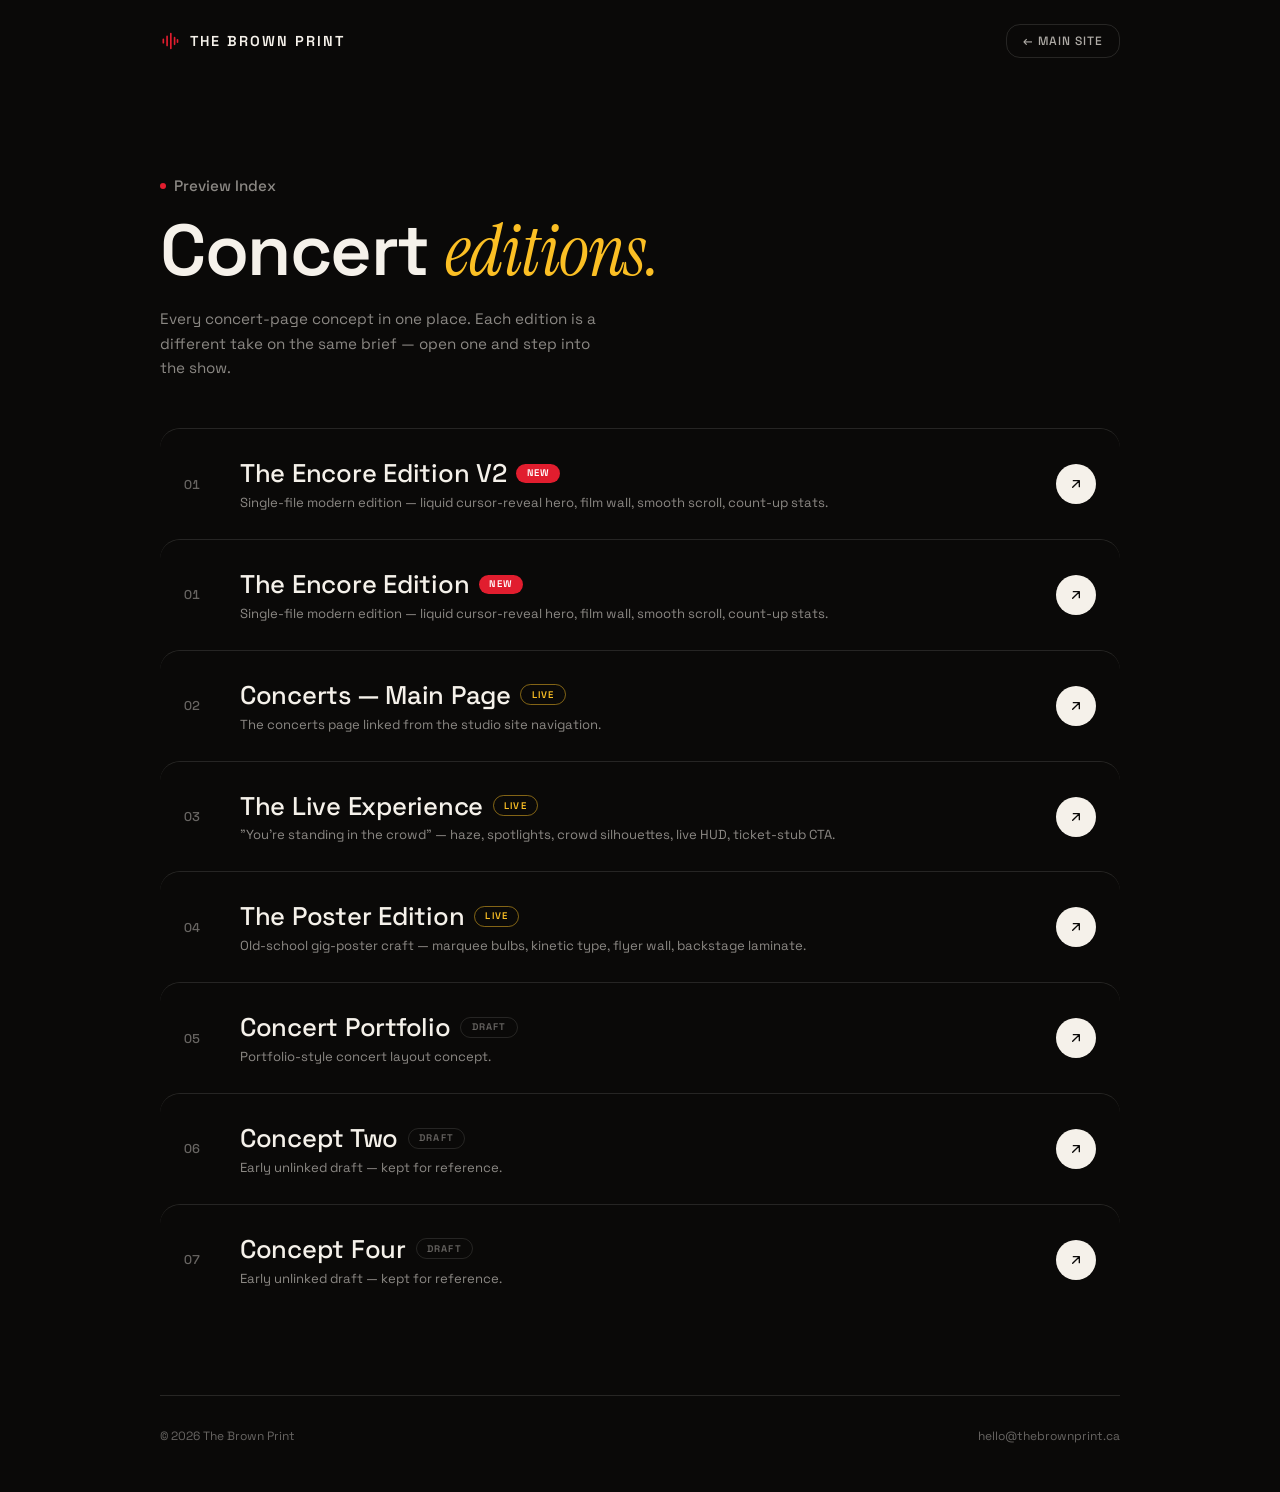
<file: index.html>
<!doctype html>
<html lang="en">

<head>
  <meta charset="UTF-8" />
  <meta name="viewport" content="width=device-width, initial-scale=1.0" />
  <title>The Brown Print — Concert Editions Index</title>
  <meta name="description"
    content="Preview index of every concert page concept built for The Brown Print — pick an edition and step inside." />
  <meta name="theme-color" content="#0a0908" />
  <link rel="icon"
    href="data:image/svg+xml,%3Csvg xmlns='http://www.w3.org/2000/svg' viewBox='0 0 64 64'%3E%3Crect width='64' height='64' rx='12' fill='%230a0908'/%3E%3Ctext x='32' y='45' font-family='Georgia,serif' font-size='36' font-style='italic' fill='%23e11d2e' text-anchor='middle'%3EB%3C/text%3E%3C/svg%3E" />
  <link rel="preconnect" href="https://fonts.googleapis.com">
  <link rel="preconnect" href="https://fonts.gstatic.com" crossorigin>
  <link
    href="https://fonts.googleapis.com/css2?family=Space+Grotesk:wght@400;500;600;700&family=Instrument+Serif:ital@1&display=swap"
    rel="stylesheet">
  <style>
    * {
      box-sizing: border-box;
      margin: 0;
      padding: 0
    }

    :root {
      --void: #0a0908;
      --coal: #141110;
      --bone: #f5f1ea;
      --crimson: #e11d2e;
      --crimson-soft: #ff4d5e;
      --amber: #fbbf24;
      --line: rgba(245, 241, 234, .12);
      --dim-70: rgba(245, 241, 234, .7);
      --dim-55: rgba(245, 241, 234, .55);
      --dim-40: rgba(245, 241, 234, .4);
      --spring: cubic-bezier(.2, .8, .2, 1);
      --soft: cubic-bezier(.22, 1, .36, 1);
    }

    html {
      background: var(--void)
    }

    body {
      background: var(--void);
      color: var(--bone);
      font-family: 'Space Grotesk', sans-serif;
      min-height: 100vh;
      overflow-x: hidden
    }

    a {
      color: inherit;
      text-decoration: none
    }

    .serif {
      font-family: 'Instrument Serif', Georgia, serif;
      font-style: italic;
      font-weight: 400
    }

    .shell {
      max-width: 64rem;
      margin-inline: auto;
      padding-inline: 1.25rem
    }

    @media (min-width:640px) {
      .shell {
        padding-inline: 2rem
      }
    }

    header {
      display: flex;
      align-items: center;
      justify-content: space-between;
      gap: 1rem;
      padding-block: 1.5rem
    }

    .brand {
      display: flex;
      align-items: center;
      gap: .6rem;
      font-size: .9rem;
      font-weight: 600;
      letter-spacing: .14em
    }

    .brand svg {
      width: 1.25rem;
      height: 1.25rem;
      color: var(--crimson)
    }

    .back {
      border: 1px solid var(--line);
      border-radius: .875rem;
      padding: .5rem 1rem;
      font-size: .75rem;
      font-weight: 500;
      text-transform: uppercase;
      letter-spacing: .08em;
      color: var(--dim-70);
      transition: border-color .3s, color .3s
    }

    .back:hover {
      border-color: rgba(245, 241, 234, .4);
      color: #fff
    }

    .hero {
      padding-block: 4.5rem 3rem
    }

    .eyebrow {
      display: inline-flex;
      align-items: center;
      gap: .5rem;
      font-size: .875rem;
      font-weight: 500;
      color: var(--dim-70)
    }

    .eyebrow::before {
      content: "";
      width: .375rem;
      height: .375rem;
      border-radius: 999px;
      background: var(--crimson)
    }

    h1 {
      margin-top: 1rem;
      font-size: clamp(2.4rem, 7vw, 4.5rem);
      font-weight: 600;
      line-height: 1;
      letter-spacing: -.02em
    }

    h1 .serif {
      color: var(--amber)
    }

    .hero p {
      margin-top: 1.25rem;
      max-width: 44ch;
      font-size: .95rem;
      line-height: 1.6;
      color: var(--dim-55)
    }

    .list {
      list-style: none;
      padding-bottom: 5rem
    }

    .row {
      display: flex;
      align-items: center;
      gap: 1rem;
      border-top: 1px solid var(--line);
      border-radius: 1.25rem;
      padding: 1.4rem 1rem;
      background: transparent;
      transition: background .4s ease, padding .4s var(--spring);
      opacity: 0;
      transform: translateY(18px);
      animation: in .7s var(--soft) forwards
    }

    @media (min-width:640px) {
      .row {
        gap: 1.5rem;
        padding: 1.75rem 1.5rem
      }
    }

    li:nth-child(1) .row {
      animation-delay: .05s
    }

    li:nth-child(2) .row {
      animation-delay: .12s
    }

    li:nth-child(3) .row {
      animation-delay: .19s
    }

    li:nth-child(4) .row {
      animation-delay: .26s
    }

    li:nth-child(5) .row {
      animation-delay: .33s
    }

    li:nth-child(6) .row {
      animation-delay: .40s
    }

    li:nth-child(7) .row {
      animation-delay: .47s
    }

    @keyframes in {
      to {
        opacity: 1;
        transform: none
      }
    }

    .row:hover {
      background: rgba(245, 241, 234, .05);
      padding-left: 1.75rem
    }

    @media (min-width:640px) {
      .row:hover {
        padding-left: 2.25rem
      }
    }

    .idx {
      width: 2rem;
      flex: none;
      font-size: .8rem;
      font-weight: 500;
      color: var(--dim-40);
      font-variant-numeric: tabular-nums
    }

    .info {
      flex: 1;
      min-width: 0
    }

    .info h2 {
      display: flex;
      align-items: center;
      flex-wrap: wrap;
      gap: .6rem;
      font-size: 1.25rem;
      font-weight: 500;
      letter-spacing: -.01em
    }

    @media (min-width:640px) {
      .info h2 {
        font-size: 1.6rem
      }
    }

    .info p {
      margin-top: .3rem;
      font-size: .82rem;
      color: var(--dim-55)
    }

    .chip {
      border-radius: 999px;
      padding: .22rem .65rem;
      font-size: .6rem;
      font-weight: 600;
      letter-spacing: .12em;
      text-transform: uppercase
    }

    .chip.new {
      background: var(--crimson);
      color: #fff
    }

    .chip.live {
      border: 1px solid rgba(251, 191, 36, .5);
      color: var(--amber)
    }

    .chip.draft {
      border: 1px solid var(--line);
      color: var(--dim-40)
    }

    .go {
      width: 2.5rem;
      height: 2.5rem;
      flex: none;
      display: grid;
      place-items: center;
      border-radius: 999px;
      background: var(--bone);
      color: var(--void);
      transition: transform .35s var(--spring), background .35s ease
    }

    .go svg {
      width: 1rem;
      height: 1rem
    }

    .row:hover .go {
      transform: translate(3px, -3px);
      background: var(--crimson);
      color: #fff
    }

    footer {
      border-top: 1px solid var(--line);
      padding-block: 2rem 3rem;
      font-size: .75rem;
      color: var(--dim-40);
      display: flex;
      flex-wrap: wrap;
      gap: 1rem;
      justify-content: space-between
    }

    @media (prefers-reduced-motion: reduce) {
      .row {
        animation: none;
        opacity: 1;
        transform: none
      }

      * {
        transition: none !important
      }
    }
  </style>
</head>

<body>
  <div class="shell">
    <header>
      <span class="brand">
        <svg viewBox="0 0 24 24" fill="none">
          <path d="M4 10v4M8.5 6.5v11M13 3v18M17.5 8v8M21 10.5v3" stroke="currentColor" stroke-width="2"
            stroke-linecap="round" />
        </svg>
        THE BROWN PRINT
      </span>
      <a class="back" href="index.html">← Main site</a>
    </header>

    <section class="hero">
      <p class="eyebrow">Preview Index</p>
      <h1>Concert <span class="serif">editions.</span></h1>
      <p>Every concert-page concept in one place. Each edition is a different take on the same brief — open one and step
        into the show.</p>
    </section>

    <ul class="list">
      <li><a class="row" href="concert6.html" target="_blank">
          <span class="idx">01</span>
          <span class="info">
            <h2>The Encore Edition V2<span class="chip new">New</span></h2>
            <p>Single-file modern edition — liquid cursor-reveal hero, film wall, smooth scroll, count-up stats.</p>
          </span>
          <span class="go"><svg viewBox="0 0 24 24" fill="none">
              <path d="M7 17 17 7M8 7h9v9" stroke="currentColor" stroke-width="2" stroke-linecap="round"
                stroke-linejoin="round" />
            </svg></span>
        </a></li>
      <li><a class="row" href="concert7.html" target="_blank">
          <span class="idx">01</span>
          <span class="info">
            <h2>The Encore Edition <span class="chip new">New</span></h2>
            <p>Single-file modern edition — liquid cursor-reveal hero, film wall, smooth scroll, count-up stats.</p>
          </span>
          <span class="go"><svg viewBox="0 0 24 24" fill="none">
              <path d="M7 17 17 7M8 7h9v9" stroke="currentColor" stroke-width="2" stroke-linecap="round"
                stroke-linejoin="round" />
            </svg></span>
        </a></li>
      <li><a class="row" href="concerts.html" target="_blank">
          <span class="idx">02</span>
          <span class="info">
            <h2>Concerts — Main Page <span class="chip live">Live</span></h2>
            <p>The concerts page linked from the studio site navigation.</p>
          </span>
          <span class="go"><svg viewBox="0 0 24 24" fill="none">
              <path d="M7 17 17 7M8 7h9v9" stroke="currentColor" stroke-width="2" stroke-linecap="round"
                stroke-linejoin="round" />
            </svg></span>
        </a></li>
      <li><a class="row" href="concert3.html" target="_blank">
          <span class="idx">03</span>
          <span class="info">
            <h2>The Live Experience <span class="chip live">Live</span></h2>
            <p>"You're standing in the crowd" — haze, spotlights, crowd silhouettes, live HUD, ticket-stub CTA.</p>
          </span>
          <span class="go"><svg viewBox="0 0 24 24" fill="none">
              <path d="M7 17 17 7M8 7h9v9" stroke="currentColor" stroke-width="2" stroke-linecap="round"
                stroke-linejoin="round" />
            </svg></span>
        </a></li>
      <li><a class="row" href="concert5.html" target="_blank">
          <span class="idx">04</span>
          <span class="info">
            <h2>The Poster Edition <span class="chip live">Live</span></h2>
            <p>Old-school gig-poster craft — marquee bulbs, kinetic type, flyer wall, backstage laminate.</p>
          </span>
          <span class="go"><svg viewBox="0 0 24 24" fill="none">
              <path d="M7 17 17 7M8 7h9v9" stroke="currentColor" stroke-width="2" stroke-linecap="round"
                stroke-linejoin="round" />
            </svg></span>
        </a></li>
      <li><a class="row" href="concert-portfolio.html" target="_blank">
          <span class="idx">05</span>
          <span class="info">
            <h2>Concert Portfolio <span class="chip draft">Draft</span></h2>
            <p>Portfolio-style concert layout concept.</p>
          </span>
          <span class="go"><svg viewBox="0 0 24 24" fill="none">
              <path d="M7 17 17 7M8 7h9v9" stroke="currentColor" stroke-width="2" stroke-linecap="round"
                stroke-linejoin="round" />
            </svg></span>
        </a></li>
      <li><a class="row" href="concer2.html" target="_blank">
          <span class="idx">06</span>
          <span class="info">
            <h2>Concept Two <span class="chip draft">Draft</span></h2>
            <p>Early unlinked draft — kept for reference.</p>
          </span>
          <span class="go"><svg viewBox="0 0 24 24" fill="none">
              <path d="M7 17 17 7M8 7h9v9" stroke="currentColor" stroke-width="2" stroke-linecap="round"
                stroke-linejoin="round" />
            </svg></span>
        </a></li>
      <li><a class="row" href="concert4.html" target="_blank">
          <span class="idx">07</span>
          <span class="info">
            <h2>Concept Four <span class="chip draft">Draft</span></h2>
            <p>Early unlinked draft — kept for reference.</p>
          </span>
          <span class="go"><svg viewBox="0 0 24 24" fill="none">
              <path d="M7 17 17 7M8 7h9v9" stroke="currentColor" stroke-width="2" stroke-linecap="round"
                stroke-linejoin="round" />
            </svg></span>
        </a></li>
    </ul>

    <footer>
      <span>© 2026 The Brown Print</span>
      <span>hello@thebrownprint.ca</span>
    </footer>
  </div>
</body>

</html>
</file>
